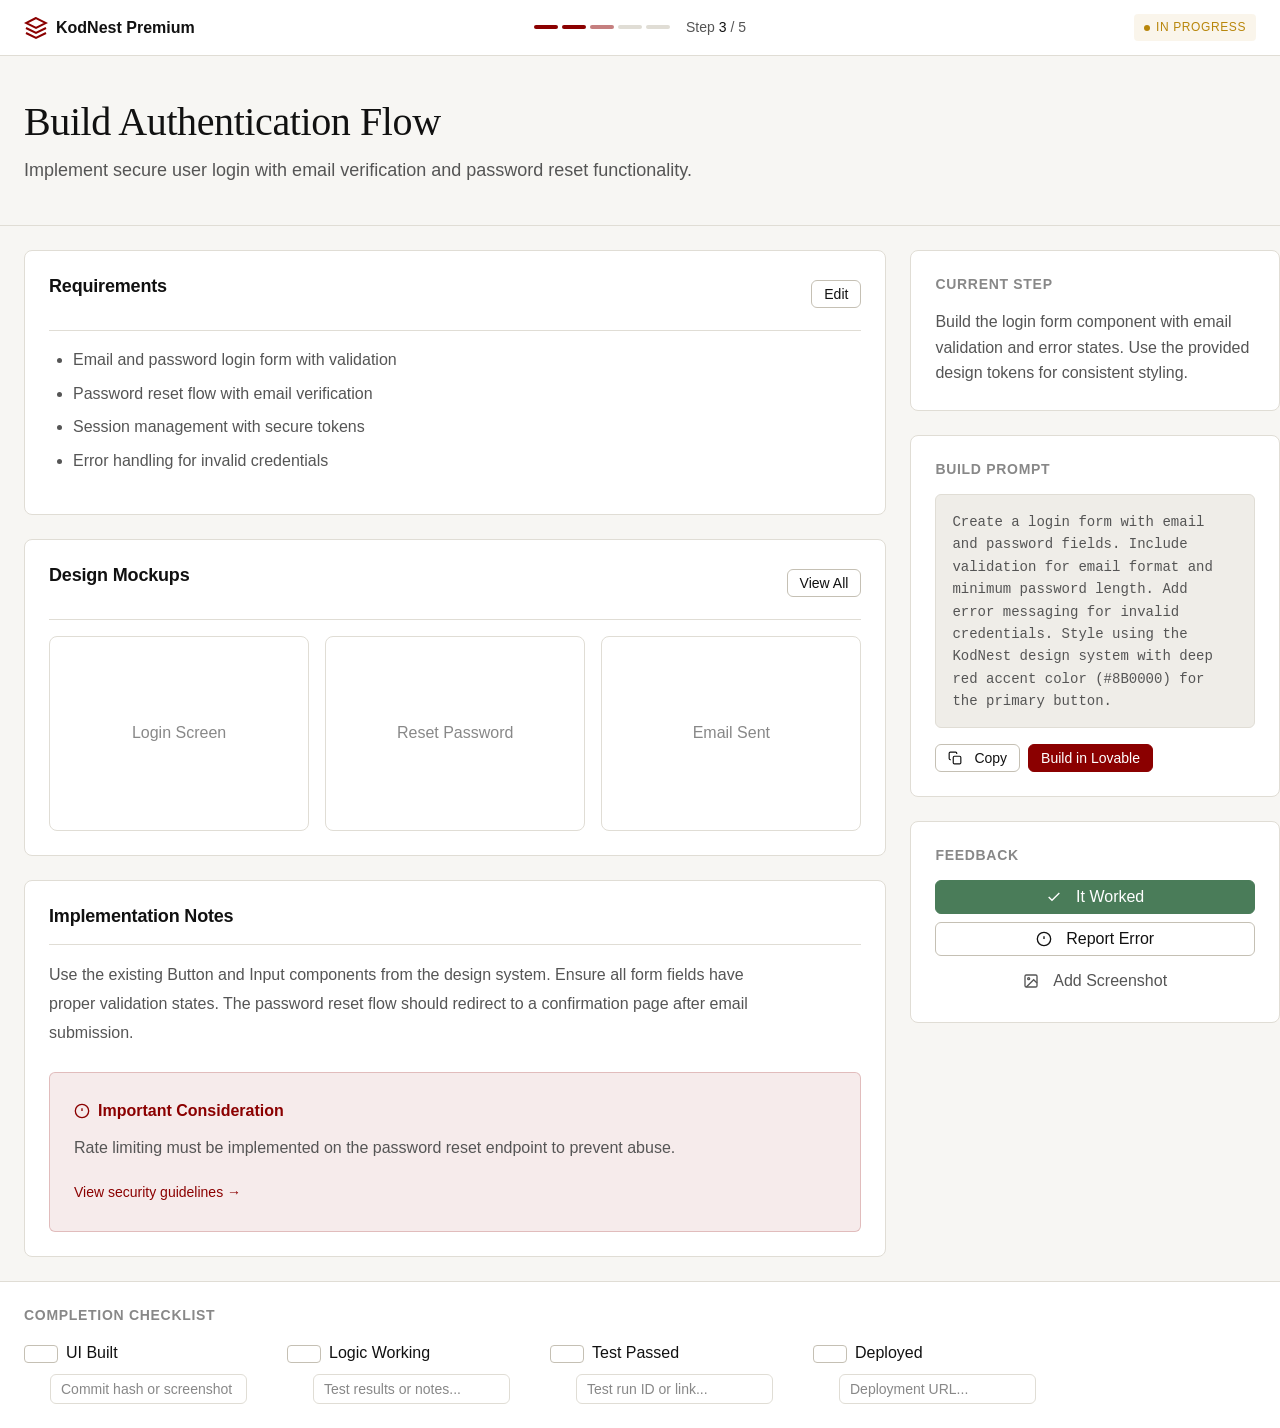
<file: kodnest-design-system/index.html>
<!DOCTYPE html>
<html lang="en">
<head>
  <meta charset="UTF-8">
  <meta name="viewport" content="width=device-width, initial-scale=1.0">
  <title>KodNest Premium Build System</title>
  <link rel="stylesheet" href="css/design-tokens.css">
  <link rel="stylesheet" href="css/global.css">
  <link rel="stylesheet" href="css/components.css">
  <link rel="stylesheet" href="css/layout.css">
</head>
<body>
  <div class="kn-app">
    <!-- ============================================
         TOP BAR
         Left: Project name | Center: Progress | Right: Status
         ============================================ -->
    <header class="kn-top-bar">
      <div class="kn-top-bar__project">
        <svg class="kn-top-bar__project-icon" viewBox="0 0 24 24" fill="none" stroke="currentColor" stroke-width="2">
          <path d="M12 2L2 7l10 5 10-5-10-5zM2 17l10 5 10-5M2 12l10 5 10-5"/>
        </svg>
        <span>KodNest Premium</span>
      </div>
      
      <div class="kn-top-bar__progress">
        <div class="kn-progress">
          <div class="kn-progress__steps">
            <div class="kn-progress__step kn-progress__step--completed"></div>
            <div class="kn-progress__step kn-progress__step--completed"></div>
            <div class="kn-progress__step kn-progress__step--current"></div>
            <div class="kn-progress__step"></div>
            <div class="kn-progress__step"></div>
          </div>
          <span>Step <span class="kn-progress__label">3</span> / 5</span>
        </div>
      </div>
      
      <div class="kn-top-bar__status">
        <span class="kn-badge kn-badge--in-progress">
          <span class="kn-badge__dot"></span>
          In Progress
        </span>
      </div>
    </header>

    <!-- ============================================
         CONTEXT HEADER
         Large serif headline, 1-line subtext
         ============================================ -->
    <div class="kn-context-header">
      <div class="kn-context-header__content">
        <h1 class="kn-context-header__title">Build Authentication Flow</h1>
        <p class="kn-context-header__subtitle">Implement secure user login with email verification and password reset functionality.</p>
      </div>
    </div>

    <!-- ============================================
         MAIN CONTENT
         Primary Workspace (70%) + Secondary Panel (30%)
         ============================================ -->
    <main class="kn-main">
      <!-- PRIMARY WORKSPACE -->
      <div class="kn-workspace">
        <!-- Section 1: Requirements -->
        <section class="kn-workspace__section">
          <div class="kn-workspace__section-header">
            <h2 class="kn-workspace__section-title">Requirements</h2>
            <button class="kn-button kn-button--secondary kn-button--sm">Edit</button>
          </div>
          <div class="kn-workspace__content">
            <ul>
              <li>Email and password login form with validation</li>
              <li>Password reset flow with email verification</li>
              <li>Session management with secure tokens</li>
              <li>Error handling for invalid credentials</li>
            </ul>
          </div>
        </section>

        <!-- Section 2: Design Mockups -->
        <section class="kn-workspace__section">
          <div class="kn-workspace__section-header">
            <h2 class="kn-workspace__section-title">Design Mockups</h2>
            <button class="kn-button kn-button--secondary kn-button--sm">View All</button>
          </div>
          <div class="kn-workspace__content">
            <div style="display: grid; grid-template-columns: repeat(auto-fill, minmax(200px, 1fr)); gap: var(--space-2);">
              <div class="kn-card" style="aspect-ratio: 4/3; display: flex; align-items: center; justify-content: center; color: var(--color-text-tertiary);">
                <span>Login Screen</span>
              </div>
              <div class="kn-card" style="aspect-ratio: 4/3; display: flex; align-items: center; justify-content: center; color: var(--color-text-tertiary);">
                <span>Reset Password</span>
              </div>
              <div class="kn-card" style="aspect-ratio: 4/3; display: flex; align-items: center; justify-content: center; color: var(--color-text-tertiary);">
                <span>Email Sent</span>
              </div>
            </div>
          </div>
        </section>

        <!-- Section 3: Implementation Notes -->
        <section class="kn-workspace__section">
          <div class="kn-workspace__section-header">
            <h2 class="kn-workspace__section-title">Implementation Notes</h2>
          </div>
          <div class="kn-workspace__content">
            <p>Use the existing Button and Input components from the design system. Ensure all form fields have proper validation states. The password reset flow should redirect to a confirmation page after email submission.</p>
            <div class="kn-error-state" style="margin-top: var(--space-3);">
              <div class="kn-error-state__title">
                <svg width="16" height="16" viewBox="0 0 24 24" fill="none" stroke="currentColor" stroke-width="2">
                  <circle cx="12" cy="12" r="10"/>
                  <line x1="12" y1="8" x2="12" y2="12"/>
                  <line x1="12" y1="16" x2="12.01" y2="16"/>
                </svg>
                Important Consideration
              </div>
              <p class="kn-error-state__message">Rate limiting must be implemented on the password reset endpoint to prevent abuse.</p>
              <a href="#" class="kn-error-state__action">View security guidelines →</a>
            </div>
          </div>
        </section>
      </div>

      <!-- SECONDARY PANEL -->
      <aside class="kn-secondary-panel">
        <!-- Step Explanation -->
        <div class="kn-secondary-panel__section">
          <h3 class="kn-secondary-panel__title">Current Step</h3>
          <p class="kn-secondary-panel__explanation">
            Build the login form component with email validation and error states. Use the provided design tokens for consistent styling.
          </p>
        </div>

        <!-- Prompt Box -->
        <div class="kn-secondary-panel__section">
          <h3 class="kn-secondary-panel__title">Build Prompt</h3>
          <div class="kn-secondary-panel__prompt-box">
            <div class="kn-secondary-panel__prompt-content">Create a login form with email and password fields. Include validation for email format and minimum password length. Add error messaging for invalid credentials. Style using the KodNest design system with deep red accent color (#8B0000) for the primary button.</div>
          </div>
          <div class="kn-secondary-panel__actions">
            <button class="kn-button kn-button--secondary kn-button--sm">
              <svg width="14" height="14" viewBox="0 0 24 24" fill="none" stroke="currentColor" stroke-width="2" style="margin-right: 4px;">
                <rect x="9" y="9" width="13" height="13" rx="2" ry="2"/>
                <path d="M5 15H4a2 2 0 0 1-2-2V4a2 2 0 0 1 2-2h9a2 2 0 0 1 2 2v1"/>
              </svg>
              Copy
            </button>
            <button class="kn-button kn-button--primary kn-button--sm">Build in Lovable</button>
          </div>
        </div>

        <!-- Feedback Actions -->
        <div class="kn-secondary-panel__section">
          <h3 class="kn-secondary-panel__title">Feedback</h3>
          <div class="kn-secondary-panel__actions kn-secondary-panel__actions--vertical">
            <button class="kn-button kn-button--success">
              <svg width="16" height="16" viewBox="0 0 24 24" fill="none" stroke="currentColor" stroke-width="2" style="margin-right: 6px;">
                <polyline points="20 6 9 17 4 12"/>
              </svg>
              It Worked
            </button>
            <button class="kn-button kn-button--secondary">
              <svg width="16" height="16" viewBox="0 0 24 24" fill="none" stroke="currentColor" stroke-width="2" style="margin-right: 6px;">
                <circle cx="12" cy="12" r="10"/>
                <line x1="12" y1="8" x2="12" y2="12"/>
                <line x1="12" y1="16" x2="12.01" y2="16"/>
              </svg>
              Report Error
            </button>
            <button class="kn-button kn-button--ghost">
              <svg width="16" height="16" viewBox="0 0 24 24" fill="none" stroke="currentColor" stroke-width="2" style="margin-right: 6px;">
                <rect x="3" y="3" width="18" height="18" rx="2" ry="2"/>
                <circle cx="8.5" cy="8.5" r="1.5"/>
                <polyline points="21 15 16 10 5 21"/>
              </svg>
              Add Screenshot
            </button>
          </div>
        </div>
      </aside>
    </main>

    <!-- ============================================
         PROOF FOOTER
         Checklist: UI Built | Logic Working | Test Passed | Deployed
         ============================================ -->
    <footer class="kn-proof-footer">
      <div class="kn-proof-footer__content">
        <h3 class="kn-proof-footer__title">Completion Checklist</h3>
        <div class="kn-proof-footer__checklist">
          <div class="kn-proof-item">
            <label class="kn-proof-item__checkbox">
              <input type="checkbox" class="kn-checkbox__input">
              <span class="kn-proof-item__label">UI Built</span>
            </label>
            <input type="text" class="kn-input kn-proof-item__input" placeholder="Commit hash or screenshot link...">
          </div>
          
          <div class="kn-proof-item">
            <label class="kn-proof-item__checkbox">
              <input type="checkbox" class="kn-checkbox__input">
              <span class="kn-proof-item__label">Logic Working</span>
            </label>
            <input type="text" class="kn-input kn-proof-item__input" placeholder="Test results or notes...">
          </div>
          
          <div class="kn-proof-item">
            <label class="kn-proof-item__checkbox">
              <input type="checkbox" class="kn-checkbox__input">
              <span class="kn-proof-item__label">Test Passed</span>
            </label>
            <input type="text" class="kn-input kn-proof-item__input" placeholder="Test run ID or link...">
          </div>
          
          <div class="kn-proof-item">
            <label class="kn-proof-item__checkbox">
              <input type="checkbox" class="kn-checkbox__input">
              <span class="kn-proof-item__label">Deployed</span>
            </label>
            <input type="text" class="kn-input kn-proof-item__input" placeholder="Deployment URL...">
          </div>
        </div>
      </div>
    </footer>
  </div>

  <script src="js/app.js"></script>
</body>
</html>
</file>
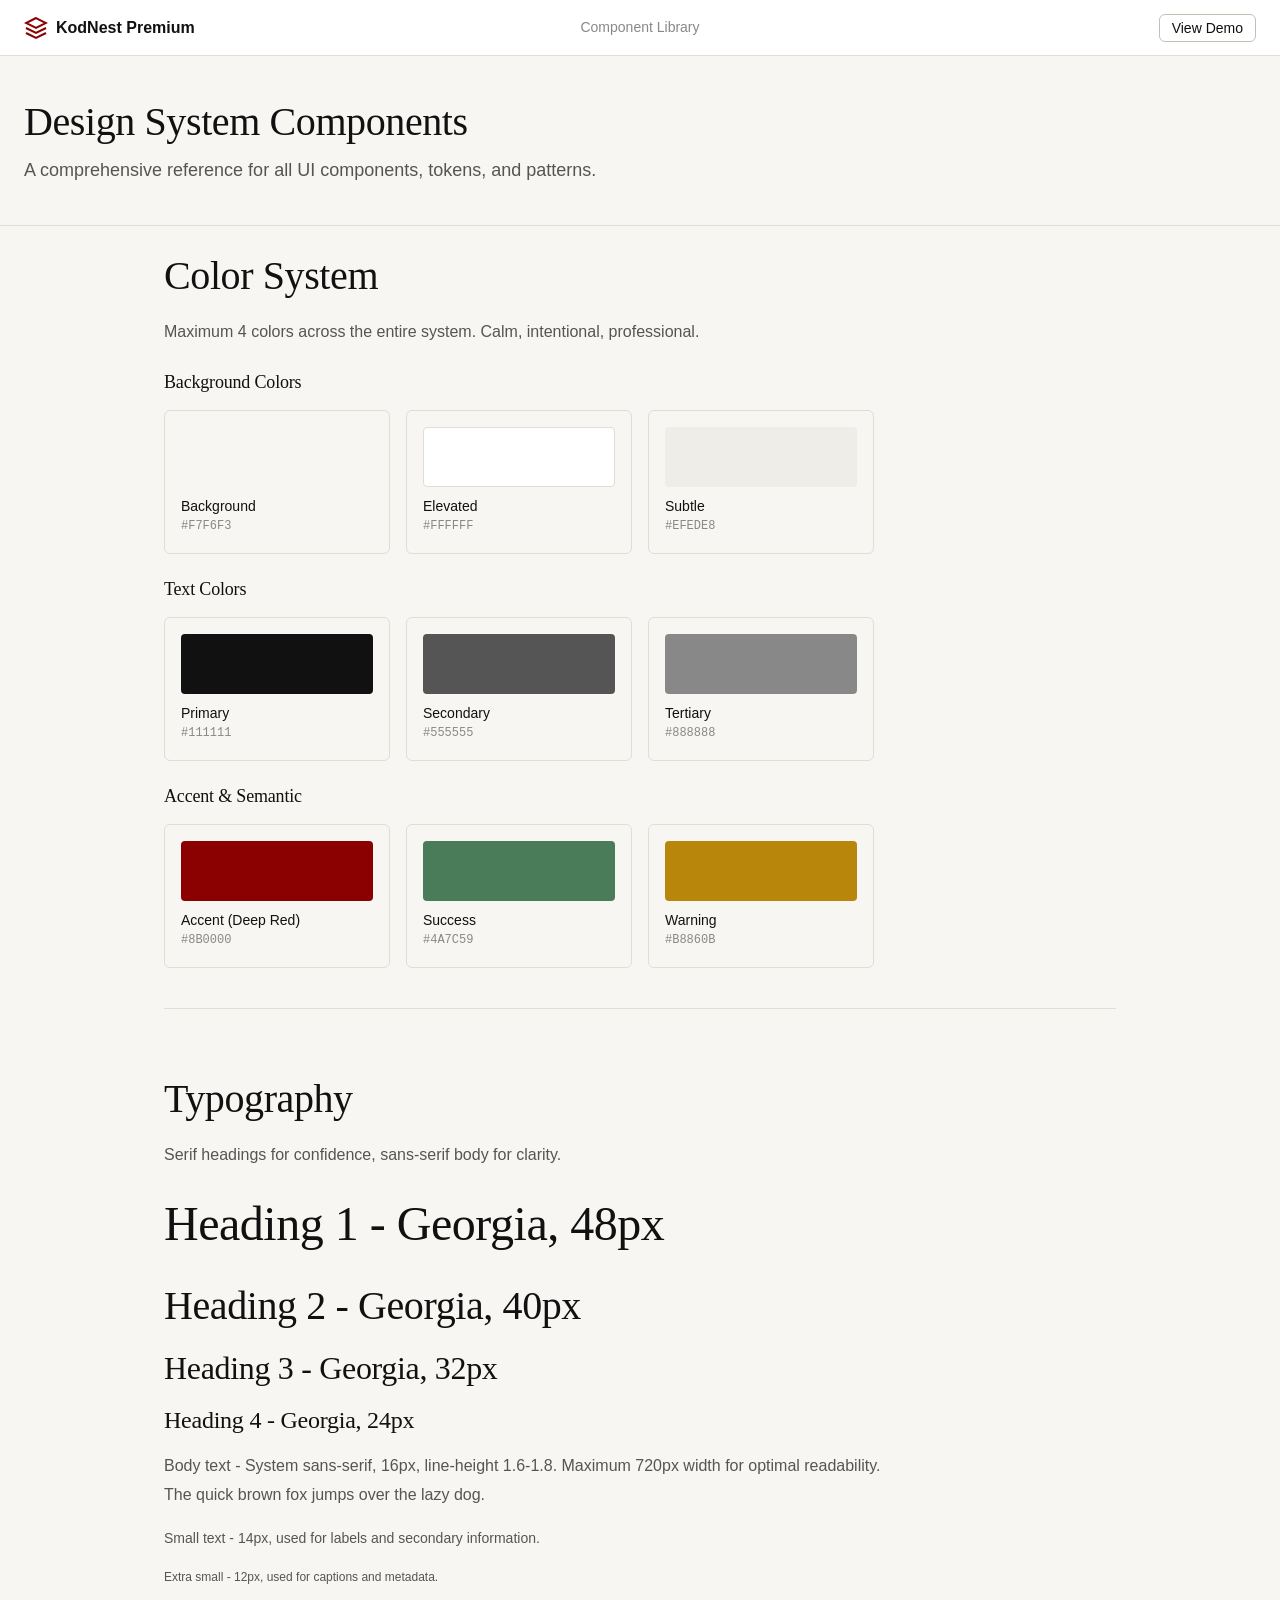
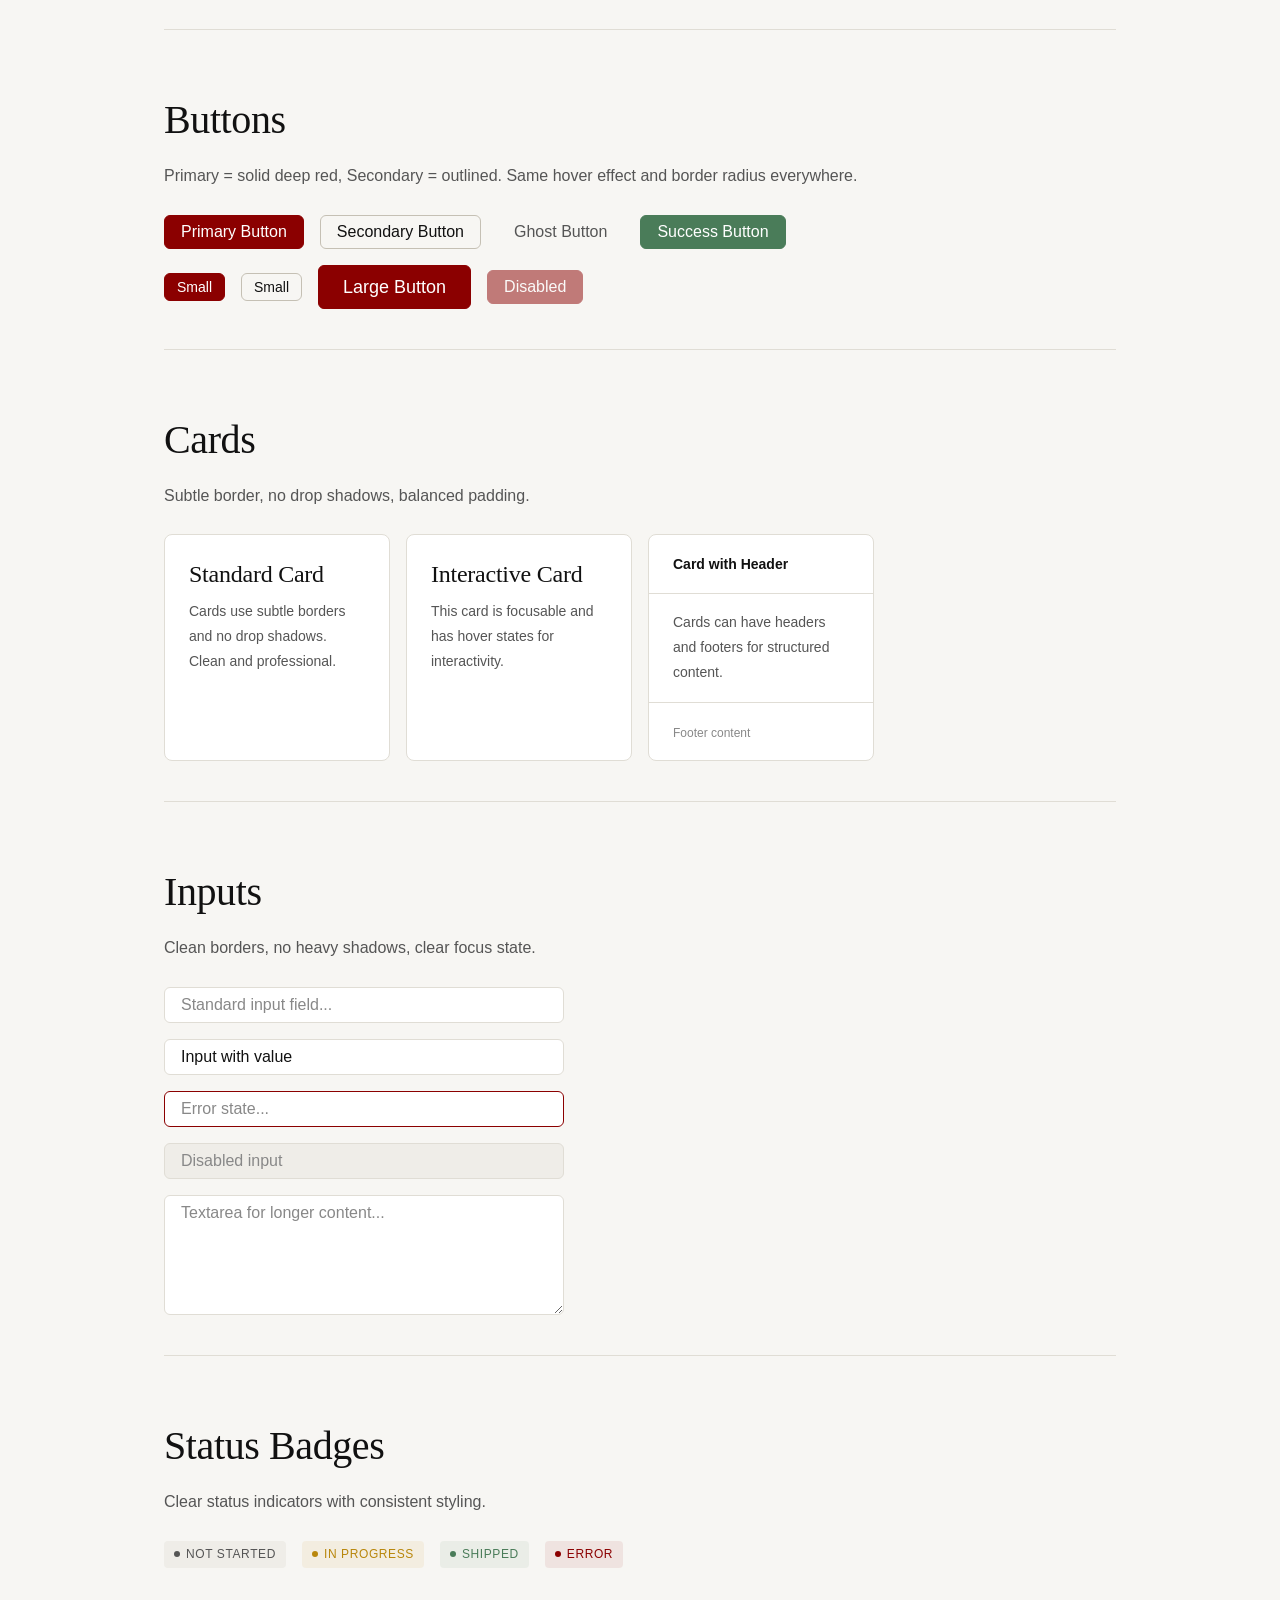
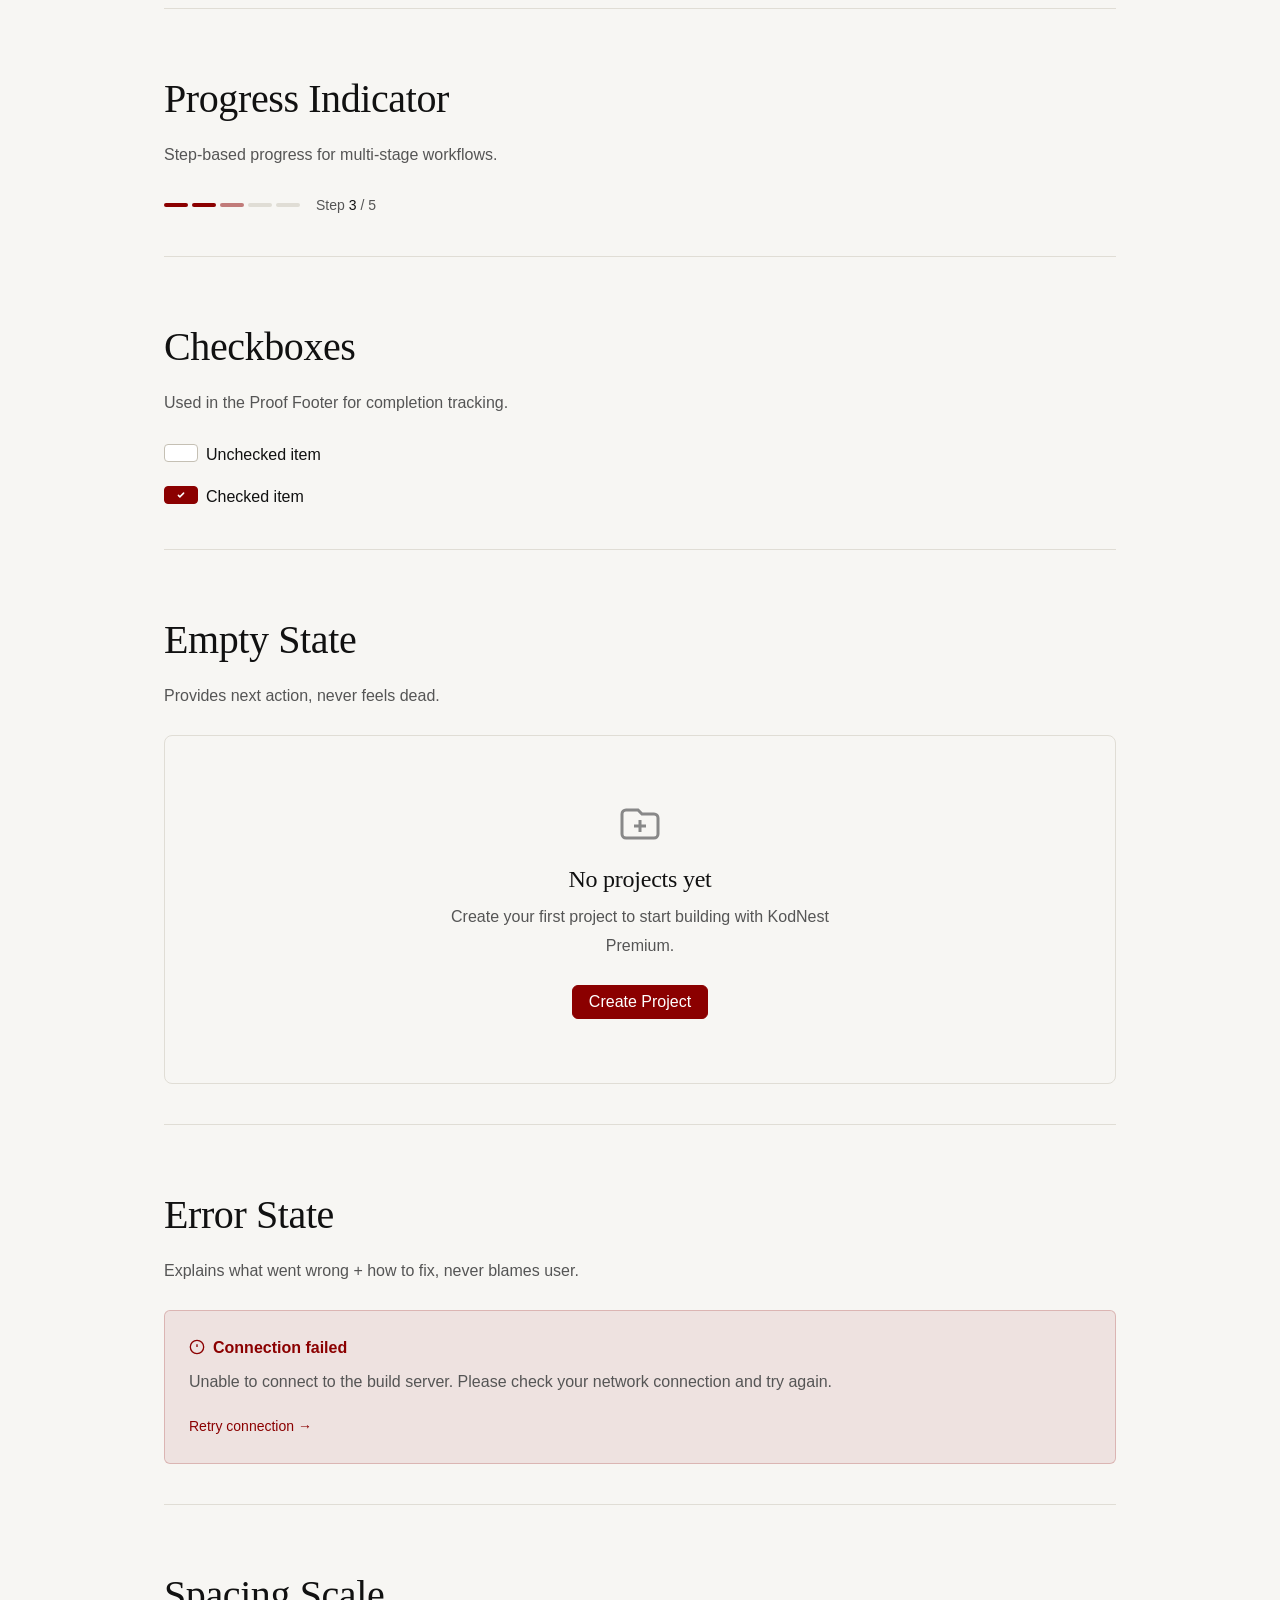
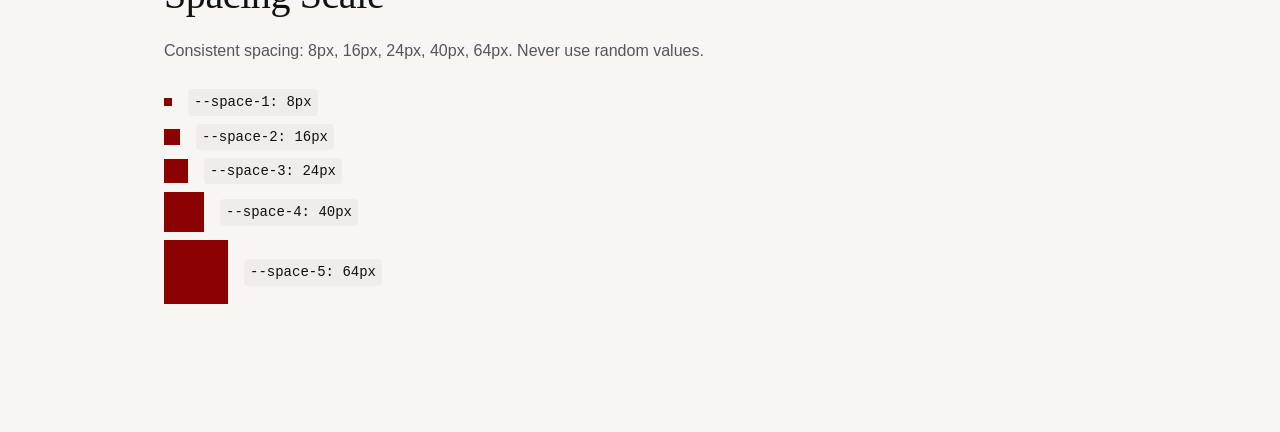
<file: kodnest-design-system/components/index.html>
<!DOCTYPE html>
<html lang="en">
<head>
  <meta charset="UTF-8">
  <meta name="viewport" content="width=device-width, initial-scale=1.0">
  <title>Component Library - KodNest Premium Build System</title>
  <link rel="stylesheet" href="../css/design-tokens.css">
  <link rel="stylesheet" href="../css/global.css">
  <link rel="stylesheet" href="../css/components.css">
  <link rel="stylesheet" href="../css/layout.css">
  <style>
    .component-section {
      margin-bottom: var(--space-5);
      padding-bottom: var(--space-4);
      border-bottom: 1px solid var(--color-border);
    }
    .component-section:last-child {
      border-bottom: none;
    }
    .component-grid {
      display: grid;
      grid-template-columns: repeat(auto-fill, minmax(200px, 1fr));
      gap: var(--space-2);
      margin-top: var(--space-2);
    }
    .color-swatch {
      padding: var(--space-2);
      border-radius: var(--radius-md);
      border: 1px solid var(--color-border);
    }
    .color-swatch__preview {
      height: 60px;
      border-radius: var(--radius-sm);
      margin-bottom: var(--space-1);
    }
    .color-swatch__name {
      font-size: var(--text-sm);
      font-weight: var(--font-medium);
      color: var(--color-text-primary);
    }
    .color-swatch__value {
      font-family: var(--font-mono);
      font-size: var(--text-xs);
      color: var(--color-text-tertiary);
    }
  </style>
</head>
<body>
  <div class="kn-app">
    <!-- TOP BAR -->
    <header class="kn-top-bar">
      <div class="kn-top-bar__project">
        <svg class="kn-top-bar__project-icon" viewBox="0 0 24 24" fill="none" stroke="currentColor" stroke-width="2">
          <path d="M12 2L2 7l10 5 10-5-10-5zM2 17l10 5 10-5M2 12l10 5 10-5"/>
        </svg>
        <span>KodNest Premium</span>
      </div>
      <div class="kn-top-bar__progress">
        <span style="color: var(--color-text-tertiary); font-size: var(--text-sm);">Component Library</span>
      </div>
      <div class="kn-top-bar__status">
        <a href="../index.html" class="kn-button kn-button--secondary kn-button--sm">View Demo</a>
      </div>
    </header>

    <!-- CONTEXT HEADER -->
    <div class="kn-context-header">
      <div class="kn-context-header__content">
        <h1 class="kn-context-header__title">Design System Components</h1>
        <p class="kn-context-header__subtitle">A comprehensive reference for all UI components, tokens, and patterns.</p>
      </div>
    </div>

    <!-- MAIN CONTENT -->
    <main class="kn-main" style="display: block; max-width: 1000px;">
      <!-- COLOR SYSTEM -->
      <section class="component-section">
        <h2>Color System</h2>
        <p>Maximum 4 colors across the entire system. Calm, intentional, professional.</p>
        
        <h3 style="margin-top: var(--space-3); font-size: var(--text-lg);">Background Colors</h3>
        <div class="component-grid">
          <div class="color-swatch">
            <div class="color-swatch__preview" style="background-color: #F7F6F3;"></div>
            <div class="color-swatch__name">Background</div>
            <div class="color-swatch__value">#F7F6F3</div>
          </div>
          <div class="color-swatch">
            <div class="color-swatch__preview" style="background-color: #FFFFFF; border: 1px solid var(--color-border);"></div>
            <div class="color-swatch__name">Elevated</div>
            <div class="color-swatch__value">#FFFFFF</div>
          </div>
          <div class="color-swatch">
            <div class="color-swatch__preview" style="background-color: #EFEDE8;"></div>
            <div class="color-swatch__name">Subtle</div>
            <div class="color-swatch__value">#EFEDE8</div>
          </div>
        </div>

        <h3 style="margin-top: var(--space-3); font-size: var(--text-lg);">Text Colors</h3>
        <div class="component-grid">
          <div class="color-swatch">
            <div class="color-swatch__preview" style="background-color: #111111;"></div>
            <div class="color-swatch__name">Primary</div>
            <div class="color-swatch__value">#111111</div>
          </div>
          <div class="color-swatch">
            <div class="color-swatch__preview" style="background-color: #555555;"></div>
            <div class="color-swatch__name">Secondary</div>
            <div class="color-swatch__value">#555555</div>
          </div>
          <div class="color-swatch">
            <div class="color-swatch__preview" style="background-color: #888888;"></div>
            <div class="color-swatch__name">Tertiary</div>
            <div class="color-swatch__value">#888888</div>
          </div>
        </div>

        <h3 style="margin-top: var(--space-3); font-size: var(--text-lg);">Accent & Semantic</h3>
        <div class="component-grid">
          <div class="color-swatch">
            <div class="color-swatch__preview" style="background-color: #8B0000;"></div>
            <div class="color-swatch__name">Accent (Deep Red)</div>
            <div class="color-swatch__value">#8B0000</div>
          </div>
          <div class="color-swatch">
            <div class="color-swatch__preview" style="background-color: #4A7C59;"></div>
            <div class="color-swatch__name">Success</div>
            <div class="color-swatch__value">#4A7C59</div>
          </div>
          <div class="color-swatch">
            <div class="color-swatch__preview" style="background-color: #B8860B;"></div>
            <div class="color-swatch__name">Warning</div>
            <div class="color-swatch__value">#B8860B</div>
          </div>
        </div>
      </section>

      <!-- TYPOGRAPHY -->
      <section class="component-section">
        <h2>Typography</h2>
        <p>Serif headings for confidence, sans-serif body for clarity.</p>
        
        <div style="margin-top: var(--space-3);">
          <h1>Heading 1 - Georgia, 48px</h1>
          <h2>Heading 2 - Georgia, 40px</h2>
          <h3>Heading 3 - Georgia, 32px</h3>
          <h4>Heading 4 - Georgia, 24px</h4>
          <p style="margin-top: var(--space-2);">Body text - System sans-serif, 16px, line-height 1.6-1.8. Maximum 720px width for optimal readability. The quick brown fox jumps over the lazy dog.</p>
          <p class="text-sm" style="margin-top: var(--space-1);">Small text - 14px, used for labels and secondary information.</p>
          <p class="text-xs" style="margin-top: var(--space-1);">Extra small - 12px, used for captions and metadata.</p>
        </div>
      </section>

      <!-- BUTTONS -->
      <section class="component-section">
        <h2>Buttons</h2>
        <p>Primary = solid deep red, Secondary = outlined. Same hover effect and border radius everywhere.</p>
        
        <div style="margin-top: var(--space-3); display: flex; flex-wrap: wrap; gap: var(--space-2); align-items: center;">
          <button class="kn-button kn-button--primary">Primary Button</button>
          <button class="kn-button kn-button--secondary">Secondary Button</button>
          <button class="kn-button kn-button--ghost">Ghost Button</button>
          <button class="kn-button kn-button--success">Success Button</button>
        </div>
        
        <div style="margin-top: var(--space-2); display: flex; flex-wrap: wrap; gap: var(--space-2); align-items: center;">
          <button class="kn-button kn-button--primary kn-button--sm">Small</button>
          <button class="kn-button kn-button--secondary kn-button--sm">Small</button>
          <button class="kn-button kn-button--primary kn-button--lg">Large Button</button>
          <button class="kn-button kn-button--primary" disabled>Disabled</button>
        </div>
      </section>

      <!-- CARDS -->
      <section class="component-section">
        <h2>Cards</h2>
        <p>Subtle border, no drop shadows, balanced padding.</p>
        
        <div class="component-grid" style="margin-top: var(--space-3);">
          <div class="kn-card">
            <h4 style="margin-bottom: var(--space-1);">Standard Card</h4>
            <p class="text-sm">Cards use subtle borders and no drop shadows. Clean and professional.</p>
          </div>
          
          <div class="kn-card kn-card--interactive" tabindex="0">
            <h4 style="margin-bottom: var(--space-1);">Interactive Card</h4>
            <p class="text-sm">This card is focusable and has hover states for interactivity.</p>
          </div>
          
          <div class="kn-card">
            <div class="kn-card__header">
              <span class="text-sm font-semibold">Card with Header</span>
            </div>
            <p class="text-sm">Cards can have headers and footers for structured content.</p>
            <div class="kn-card__footer">
              <span class="text-xs text-tertiary">Footer content</span>
            </div>
          </div>
        </div>
      </section>

      <!-- INPUTS -->
      <section class="component-section">
        <h2>Inputs</h2>
        <p>Clean borders, no heavy shadows, clear focus state.</p>
        
        <div style="margin-top: var(--space-3); max-width: 400px; display: flex; flex-direction: column; gap: var(--space-2);">
          <input type="text" class="kn-input" placeholder="Standard input field...">
          <input type="text" class="kn-input" value="Input with value">
          <input type="text" class="kn-input kn-input--error" placeholder="Error state...">
          <input type="text" class="kn-input" placeholder="Disabled input" disabled>
          <textarea class="kn-input kn-textarea" placeholder="Textarea for longer content..."></textarea>
        </div>
      </section>

      <!-- BADGES -->
      <section class="component-section">
        <h2>Status Badges</h2>
        <p>Clear status indicators with consistent styling.</p>
        
        <div style="margin-top: var(--space-3); display: flex; flex-wrap: wrap; gap: var(--space-2);">
          <span class="kn-badge kn-badge--not-started">
            <span class="kn-badge__dot"></span>
            Not Started
          </span>
          <span class="kn-badge kn-badge--in-progress">
            <span class="kn-badge__dot"></span>
            In Progress
          </span>
          <span class="kn-badge kn-badge--shipped">
            <span class="kn-badge__dot"></span>
            Shipped
          </span>
          <span class="kn-badge kn-badge--error">
            <span class="kn-badge__dot"></span>
            Error
          </span>
        </div>
      </section>

      <!-- PROGRESS -->
      <section class="component-section">
        <h2>Progress Indicator</h2>
        <p>Step-based progress for multi-stage workflows.</p>
        
        <div style="margin-top: var(--space-3);">
          <div class="kn-progress">
            <div class="kn-progress__steps">
              <div class="kn-progress__step kn-progress__step--completed"></div>
              <div class="kn-progress__step kn-progress__step--completed"></div>
              <div class="kn-progress__step kn-progress__step--current"></div>
              <div class="kn-progress__step"></div>
              <div class="kn-progress__step"></div>
            </div>
            <span>Step <span class="kn-progress__label">3</span> / 5</span>
          </div>
        </div>
      </section>

      <!-- CHECKBOXES -->
      <section class="component-section">
        <h2>Checkboxes</h2>
        <p>Used in the Proof Footer for completion tracking.</p>
        
        <div style="margin-top: var(--space-3); display: flex; flex-direction: column; gap: var(--space-2);">
          <label class="kn-checkbox">
            <input type="checkbox" class="kn-checkbox__input">
            <span class="kn-checkbox__label">Unchecked item</span>
          </label>
          <label class="kn-checkbox">
            <input type="checkbox" class="kn-checkbox__input" checked>
            <span class="kn-checkbox__label">Checked item</span>
          </label>
        </div>
      </section>

      <!-- EMPTY STATE -->
      <section class="component-section">
        <h2>Empty State</h2>
        <p>Provides next action, never feels dead.</p>
        
        <div class="kn-empty-state" style="border: 1px solid var(--color-border); border-radius: var(--radius-lg); margin-top: var(--space-3);">
          <svg class="kn-empty-state__icon" viewBox="0 0 24 24" fill="none" stroke="currentColor" stroke-width="1.5">
            <path d="M9 13h6m-3-3v6m-9 1V7a2 2 0 0 1 2-2h6l2 2h6a2 2 0 0 1 2 2v8a2 2 0 0 1-2 2H5a2 2 0 0 1-2-2z"/>
          </svg>
          <h3 class="kn-empty-state__title">No projects yet</h3>
          <p class="kn-empty-state__description">Create your first project to start building with KodNest Premium.</p>
          <button class="kn-button kn-button--primary">Create Project</button>
        </div>
      </section>

      <!-- ERROR STATE -->
      <section class="component-section">
        <h2>Error State</h2>
        <p>Explains what went wrong + how to fix, never blames user.</p>
        
        <div class="kn-error-state" style="margin-top: var(--space-3);">
          <div class="kn-error-state__title">
            <svg width="16" height="16" viewBox="0 0 24 24" fill="none" stroke="currentColor" stroke-width="2">
              <circle cx="12" cy="12" r="10"/>
              <line x1="12" y1="8" x2="12" y2="12"/>
              <line x1="12" y1="16" x2="12.01" y2="16"/>
            </svg>
            Connection failed
          </div>
          <p class="kn-error-state__message">Unable to connect to the build server. Please check your network connection and try again.</p>
          <a href="#" class="kn-error-state__action">Retry connection →</a>
        </div>
      </section>

      <!-- SPACING SCALE -->
      <section class="component-section">
        <h2>Spacing Scale</h2>
        <p>Consistent spacing: 8px, 16px, 24px, 40px, 64px. Never use random values.</p>
        
        <div style="margin-top: var(--space-3);">
          <div style="display: flex; align-items: center; gap: var(--space-2); margin-bottom: var(--space-1);">
            <div style="width: 8px; height: 8px; background-color: var(--color-accent);"></div>
            <code class="text-sm">--space-1: 8px</code>
          </div>
          <div style="display: flex; align-items: center; gap: var(--space-2); margin-bottom: var(--space-1);">
            <div style="width: 16px; height: 16px; background-color: var(--color-accent);"></div>
            <code class="text-sm">--space-2: 16px</code>
          </div>
          <div style="display: flex; align-items: center; gap: var(--space-2); margin-bottom: var(--space-1);">
            <div style="width: 24px; height: 24px; background-color: var(--color-accent);"></div>
            <code class="text-sm">--space-3: 24px</code>
          </div>
          <div style="display: flex; align-items: center; gap: var(--space-2); margin-bottom: var(--space-1);">
            <div style="width: 40px; height: 40px; background-color: var(--color-accent);"></div>
            <code class="text-sm">--space-4: 40px</code>
          </div>
          <div style="display: flex; align-items: center; gap: var(--space-2);">
            <div style="width: 64px; height: 64px; background-color: var(--color-accent);"></div>
            <code class="text-sm">--space-5: 64px</code>
          </div>
        </div>
      </section>
    </main>
  </div>

  <script src="../js/app.js"></script>
</body>
</html>
</file>
<file: kodnest-design-system/css/design-tokens.css>
/**
 * KodNest Premium Build System
 * Design Tokens
 * 
 * A calm, intentional, coherent design system for serious B2C products.
 */

:root {
  /* ============================================
     COLOR SYSTEM
     Maximum 4 colors across entire system
     ============================================ */
  
  /* Background: Off-white, calm and professional */
  --color-background: #F7F6F3;
  --color-background-elevated: #FFFFFF;
  --color-background-subtle: #EFEDE8;
  
  /* Primary Text: Near-black for maximum readability */
  --color-text-primary: #111111;
  --color-text-secondary: #555555;
  --color-text-tertiary: #888888;
  
  /* Accent: Deep red - confident, not flashy */
  --color-accent: #8B0000;
  --color-accent-hover: #6B0000;
  --color-accent-subtle: rgba(139, 0, 0, 0.08);
  
  /* Semantic Colors: Muted, professional */
  --color-success: #4A7C59;
  --color-success-subtle: rgba(74, 124, 89, 0.08);
  --color-warning: #B8860B;
  --color-warning-subtle: rgba(184, 134, 11, 0.08);
  --color-error: #8B0000;
  --color-error-subtle: rgba(139, 0, 0, 0.08);
  
  /* Borders: Subtle, structural */
  --color-border: #E0DDD5;
  --color-border-strong: #C5C0B4;
  
  /* ============================================
     TYPOGRAPHY SYSTEM
     ============================================ */
  
  /* Font Families */
  --font-serif: 'Georgia', 'Times New Roman', serif;
  --font-sans: -apple-system, BlinkMacSystemFont, 'Segoe UI', Roboto, 'Helvetica Neue', Arial, sans-serif;
  --font-mono: 'SF Mono', Monaco, 'Cascadia Code', 'Roboto Mono', Consolas, monospace;
  
  /* Font Sizes - Intentional scale */
  --text-xs: 12px;
  --text-sm: 14px;
  --text-base: 16px;
  --text-lg: 18px;
  --text-xl: 24px;
  --text-2xl: 32px;
  --text-3xl: 40px;
  --text-4xl: 48px;
  
  /* Line Heights */
  --leading-tight: 1.3;
  --leading-normal: 1.6;
  --leading-relaxed: 1.8;
  
  /* Font Weights */
  --font-normal: 400;
  --font-medium: 500;
  --font-semibold: 600;
  --font-bold: 700;
  
  /* Letter Spacing */
  --tracking-tight: -0.01em;
  --tracking-normal: 0;
  --tracking-wide: 0.02em;
  --tracking-wider: 0.05em;
  
  /* ============================================
     SPACING SYSTEM
     Consistent scale: 8px, 16px, 24px, 40px, 64px
     ============================================ */
  --space-1: 8px;
  --space-2: 16px;
  --space-3: 24px;
  --space-4: 40px;
  --space-5: 64px;
  
  /* ============================================
     LAYOUT SYSTEM
     ============================================ */
  --max-width-text: 720px;
  --max-width-container: 1400px;
  --workspace-ratio: 70%;
  --panel-ratio: 30%;
  
  /* ============================================
     COMPONENT TOKENS
     ============================================ */
  
  /* Border Radius - Consistent everywhere */
  --radius-sm: 4px;
  --radius-md: 6px;
  --radius-lg: 8px;
  
  /* Shadows - Minimal, never decorative */
  --shadow-none: none;
  --shadow-sm: 0 1px 2px rgba(0, 0, 0, 0.04);
  --shadow-md: 0 2px 4px rgba(0, 0, 0, 0.06);
  
  /* Transitions - Calm, purposeful */
  --transition-fast: 150ms ease-in-out;
  --transition-normal: 200ms ease-in-out;
  
  /* Z-index scale */
  --z-base: 0;
  --z-dropdown: 100;
  --z-sticky: 200;
  --z-modal: 300;
  --z-toast: 400;
}

/* ============================================
   DARK MODE SUPPORT (Optional)
   ============================================ */
@media (prefers-color-scheme: dark) {
  :root {
    --color-background: #1A1A1A;
    --color-background-elevated: #242424;
    --color-background-subtle: #2A2A2A;
    
    --color-text-primary: #F7F6F3;
    --color-text-secondary: #B0ADA5;
    --color-text-tertiary: #6B6B6B;
    
    --color-border: #3A3A3A;
    --color-border-strong: #4A4A4A;
  }
}
</file>
<file: kodnest-design-system/css/global.css>
/**
 * KodNest Premium Build System
 * Global Styles & Base Reset
 */

@import url('design-tokens.css');

/* ============================================
   CSS RESET - Minimal, respectful
   ============================================ */
*,
*::before,
*::after {
  box-sizing: border-box;
  margin: 0;
  padding: 0;
}

html {
  font-size: 16px;
  -webkit-font-smoothing: antialiased;
  -moz-osx-font-smoothing: grayscale;
  text-rendering: optimizeLegibility;
}

body {
  font-family: var(--font-sans);
  font-size: var(--text-base);
  line-height: var(--leading-normal);
  color: var(--color-text-primary);
  background-color: var(--color-background);
  min-height: 100vh;
}

/* ============================================
   TYPOGRAPHY - Base styles
   ============================================ */

/* Serif Headings - Large, confident, generous spacing */
h1, h2, h3, h4, h5, h6 {
  font-family: var(--font-serif);
  font-weight: var(--font-normal);
  line-height: var(--leading-tight);
  color: var(--color-text-primary);
  letter-spacing: var(--tracking-tight);
}

h1 {
  font-size: var(--text-4xl);
  margin-bottom: var(--space-3);
}

h2 {
  font-size: var(--text-3xl);
  margin-bottom: var(--space-2);
}

h3 {
  font-size: var(--text-2xl);
  margin-bottom: var(--space-2);
}

h4 {
  font-size: var(--text-xl);
  margin-bottom: var(--space-2);
}

h5, h6 {
  font-size: var(--text-lg);
  margin-bottom: var(--space-1);
}

/* Body text - Clean, readable */
p {
  font-size: var(--text-base);
  line-height: var(--leading-relaxed);
  color: var(--color-text-secondary);
  max-width: var(--max-width-text);
  margin-bottom: var(--space-2);
}

/* Last child spacing fix */
h1:last-child,
h2:last-child,
h3:last-child,
h4:last-child,
h5:last-child,
h6:last-child,
p:last-child {
  margin-bottom: 0;
}

/* Links - Subtle, purposeful */
a {
  color: var(--color-accent);
  text-decoration: none;
  transition: color var(--transition-fast);
}

a:hover {
  color: var(--color-accent-hover);
  text-decoration: underline;
}

/* Code - Monospace, subtle background */
code,
kbd,
samp {
  font-family: var(--font-mono);
  font-size: 0.9em;
  background-color: var(--color-background-subtle);
  padding: 2px 6px;
  border-radius: var(--radius-sm);
}

pre {
  font-family: var(--font-mono);
  background-color: var(--color-background-subtle);
  padding: var(--space-2);
  border-radius: var(--radius-md);
  overflow-x: auto;
  margin-bottom: var(--space-2);
}

pre code {
  background: none;
  padding: 0;
}

/* Lists */
ul, ol {
  margin-bottom: var(--space-2);
  padding-left: var(--space-3);
}

li {
  margin-bottom: var(--space-1);
  line-height: var(--leading-normal);
}

/* ============================================
   FORM ELEMENTS - Base styles
   ============================================ */

input,
textarea,
select {
  font-family: var(--font-sans);
  font-size: var(--text-base);
  color: var(--color-text-primary);
  background-color: var(--color-background-elevated);
  border: 1px solid var(--color-border);
  border-radius: var(--radius-md);
  padding: var(--space-1) var(--space-2);
  transition: border-color var(--transition-fast), box-shadow var(--transition-fast);
  width: 100%;
}

input:focus,
textarea:focus,
select:focus {
  outline: none;
  border-color: var(--color-border-strong);
  box-shadow: 0 0 0 3px var(--color-accent-subtle);
}

input::placeholder,
textarea::placeholder {
  color: var(--color-text-tertiary);
}

input:disabled,
textarea:disabled,
select:disabled {
  background-color: var(--color-background-subtle);
  color: var(--color-text-tertiary);
  cursor: not-allowed;
}

/* ============================================
   UTILITY CLASSES
   ============================================ */

/* Text utilities */
.text-serif { font-family: var(--font-serif); }
.text-sans { font-family: var(--font-sans); }
.text-mono { font-family: var(--font-mono); }

.text-primary { color: var(--color-text-primary); }
.text-secondary { color: var(--color-text-secondary); }
.text-tertiary { color: var(--color-text-tertiary); }
.text-accent { color: var(--color-accent); }
.text-success { color: var(--color-success); }
.text-warning { color: var(--color-warning); }
.text-error { color: var(--color-error); }

.text-xs { font-size: var(--text-xs); }
.text-sm { font-size: var(--text-sm); }
.text-base { font-size: var(--text-base); }
.text-lg { font-size: var(--text-lg); }
.text-xl { font-size: var(--text-xl); }
.text-2xl { font-size: var(--text-2xl); }
.text-3xl { font-size: var(--text-3xl); }
.text-4xl { font-size: var(--text-4xl); }

.font-normal { font-weight: var(--font-normal); }
.font-medium { font-weight: var(--font-medium); }
.font-semibold { font-weight: var(--font-semibold); }
.font-bold { font-weight: var(--font-bold); }

.leading-tight { line-height: var(--leading-tight); }
.leading-normal { line-height: var(--leading-normal); }
.leading-relaxed { line-height: var(--leading-relaxed); }

/* Spacing utilities */
.m-0 { margin: 0; }
.m-1 { margin: var(--space-1); }
.m-2 { margin: var(--space-2); }
.m-3 { margin: var(--space-3); }
.m-4 { margin: var(--space-4); }
.m-5 { margin: var(--space-5); }

.mt-1 { margin-top: var(--space-1); }
.mt-2 { margin-top: var(--space-2); }
.mt-3 { margin-top: var(--space-3); }
.mt-4 { margin-top: var(--space-4); }
.mt-5 { margin-top: var(--space-5); }

.mb-1 { margin-bottom: var(--space-1); }
.mb-2 { margin-bottom: var(--space-2); }
.mb-3 { margin-bottom: var(--space-3); }
.mb-4 { margin-bottom: var(--space-4); }
.mb-5 { margin-bottom: var(--space-5); }

.p-1 { padding: var(--space-1); }
.p-2 { padding: var(--space-2); }
.p-3 { padding: var(--space-3); }
.p-4 { padding: var(--space-4); }
.p-5 { padding: var(--space-5); }

/* Layout utilities */
.container {
  max-width: var(--max-width-container);
  margin: 0 auto;
  padding: 0 var(--space-3);
}

.sr-only {
  position: absolute;
  width: 1px;
  height: 1px;
  padding: 0;
  margin: -1px;
  overflow: hidden;
  clip: rect(0, 0, 0, 0);
  white-space: nowrap;
  border: 0;
}

/* ============================================
   SELECTION STYLES
   ============================================ */
::selection {
  background-color: var(--color-accent-subtle);
  color: var(--color-text-primary);
}
</file>
<file: kodnest-design-system/css/components.css>
/**
 * KodNest Premium Build System
 * Component Styles
 * 
 * All UI components following the design system principles.
 */

@import url('design-tokens.css');

/* ============================================
   BUTTONS
   Primary = solid deep red, Secondary = outlined
   Same hover effect and border radius everywhere
   ============================================ */

.kn-button {
  display: inline-flex;
  align-items: center;
  justify-content: center;
  gap: var(--space-1);
  font-family: var(--font-sans);
  font-size: var(--text-base);
  font-weight: var(--font-medium);
  line-height: 1;
  text-decoration: none;
  border: 1px solid transparent;
  border-radius: var(--radius-md);
  padding: var(--space-1) var(--space-2);
  cursor: pointer;
  transition: all var(--transition-fast);
  white-space: nowrap;
}

.kn-button:focus {
  outline: none;
  box-shadow: 0 0 0 3px var(--color-accent-subtle);
}

.kn-button:disabled {
  opacity: 0.5;
  cursor: not-allowed;
}

/* Primary Button - Solid deep red */
.kn-button--primary {
  background-color: var(--color-accent);
  color: #FFFFFF;
  border-color: var(--color-accent);
}

.kn-button--primary:hover:not(:disabled) {
  background-color: var(--color-accent-hover);
  border-color: var(--color-accent-hover);
  text-decoration: none;
}

/* Secondary Button - Outlined */
.kn-button--secondary {
  background-color: transparent;
  color: var(--color-text-primary);
  border-color: var(--color-border-strong);
}

.kn-button--secondary:hover:not(:disabled) {
  background-color: var(--color-background-subtle);
  border-color: var(--color-text-secondary);
  text-decoration: none;
}

/* Ghost Button - No border */
.kn-button--ghost {
  background-color: transparent;
  color: var(--color-text-secondary);
  border-color: transparent;
}

.kn-button--ghost:hover:not(:disabled) {
  background-color: var(--color-background-subtle);
  color: var(--color-text-primary);
  text-decoration: none;
}

/* Success Button */
.kn-button--success {
  background-color: var(--color-success);
  color: #FFFFFF;
  border-color: var(--color-success);
}

.kn-button--success:hover:not(:disabled) {
  background-color: #3A6548;
  border-color: #3A6548;
  text-decoration: none;
}

/* Button Sizes */
.kn-button--sm {
  font-size: var(--text-sm);
  padding: 6px 12px;
}

.kn-button--lg {
  font-size: var(--text-lg);
  padding: 12px 24px;
}

/* ============================================
   CARDS
   Subtle border, no drop shadows, balanced padding
   ============================================ */

.kn-card {
  background-color: var(--color-background-elevated);
  border: 1px solid var(--color-border);
  border-radius: var(--radius-lg);
  padding: var(--space-3);
  transition: border-color var(--transition-fast);
}

.kn-card:hover {
  border-color: var(--color-border-strong);
}

.kn-card--interactive {
  cursor: pointer;
}

.kn-card--interactive:hover {
  border-color: var(--color-border-strong);
}

.kn-card--interactive:focus {
  outline: none;
  border-color: var(--color-accent);
  box-shadow: 0 0 0 3px var(--color-accent-subtle);
}

/* Card header and footer */
.kn-card__header {
  margin: calc(-1 * var(--space-3)) calc(-1 * var(--space-3)) var(--space-2);
  padding: var(--space-2) var(--space-3);
  border-bottom: 1px solid var(--color-border);
}

.kn-card__footer {
  margin: var(--space-2) calc(-1 * var(--space-3)) calc(-1 * var(--space-3));
  padding: var(--space-2) var(--space-3);
  border-top: 1px solid var(--color-border);
}

/* ============================================
   INPUTS
   Clean borders, no heavy shadows, clear focus state
   ============================================ */

.kn-input {
  font-family: var(--font-sans);
  font-size: var(--text-base);
  color: var(--color-text-primary);
  background-color: var(--color-background-elevated);
  border: 1px solid var(--color-border);
  border-radius: var(--radius-md);
  padding: var(--space-1) var(--space-2);
  width: 100%;
  transition: border-color var(--transition-fast), box-shadow var(--transition-fast);
}

.kn-input:focus {
  outline: none;
  border-color: var(--color-border-strong);
  box-shadow: 0 0 0 3px var(--color-accent-subtle);
}

.kn-input::placeholder {
  color: var(--color-text-tertiary);
}

.kn-input:disabled {
  background-color: var(--color-background-subtle);
  color: var(--color-text-tertiary);
  cursor: not-allowed;
}

.kn-input--error {
  border-color: var(--color-error);
}

.kn-input--error:focus {
  box-shadow: 0 0 0 3px var(--color-error-subtle);
}

/* Textarea variant */
.kn-textarea {
  min-height: 120px;
  resize: vertical;
}

/* Input with icon */
.kn-input-wrapper {
  position: relative;
}

.kn-input-wrapper__icon {
  position: absolute;
  left: var(--space-2);
  top: 50%;
  transform: translateY(-50%);
  color: var(--color-text-tertiary);
  pointer-events: none;
}

.kn-input-wrapper__input {
  padding-left: calc(var(--space-2) + 24px);
}

/* ============================================
   STATUS BADGES
   ============================================ */

.kn-badge {
  display: inline-flex;
  align-items: center;
  gap: 6px;
  font-family: var(--font-sans);
  font-size: var(--text-xs);
  font-weight: var(--font-medium);
  text-transform: uppercase;
  letter-spacing: var(--tracking-wider);
  padding: 4px 10px;
  border-radius: var(--radius-sm);
  white-space: nowrap;
}

.kn-badge--not-started {
  background-color: var(--color-background-subtle);
  color: var(--color-text-secondary);
}

.kn-badge--in-progress {
  background-color: var(--color-warning-subtle);
  color: var(--color-warning);
}

.kn-badge--shipped {
  background-color: var(--color-success-subtle);
  color: var(--color-success);
}

.kn-badge--error {
  background-color: var(--color-error-subtle);
  color: var(--color-error);
}

/* Status dot */
.kn-badge__dot {
  width: 6px;
  height: 6px;
  border-radius: 50%;
  background-color: currentColor;
}

/* ============================================
   PROGRESS INDICATOR
   ============================================ */

.kn-progress {
  display: flex;
  align-items: center;
  gap: var(--space-2);
  font-family: var(--font-sans);
  font-size: var(--text-sm);
  color: var(--color-text-secondary);
}

.kn-progress__steps {
  display: flex;
  gap: 4px;
}

.kn-progress__step {
  width: 24px;
  height: 4px;
  border-radius: 2px;
  background-color: var(--color-border);
  transition: background-color var(--transition-fast);
}

.kn-progress__step--completed {
  background-color: var(--color-accent);
}

.kn-progress__step--current {
  background-color: var(--color-accent);
  opacity: 0.5;
}

.kn-progress__label {
  font-weight: var(--font-medium);
  color: var(--color-text-primary);
}

/* ============================================
   CHECKBOX (Proof Footer style)
   ============================================ */

.kn-checkbox {
  display: flex;
  align-items: flex-start;
  gap: var(--space-1);
  cursor: pointer;
}

.kn-checkbox__input {
  appearance: none;
  width: 18px;
  height: 18px;
  border: 1px solid var(--color-border-strong);
  border-radius: var(--radius-sm);
  background-color: var(--color-background-elevated);
  cursor: pointer;
  transition: all var(--transition-fast);
  flex-shrink: 0;
  margin-top: 2px;
}

.kn-checkbox__input:checked {
  background-color: var(--color-accent);
  border-color: var(--color-accent);
  background-image: url("data:image/svg+xml,%3Csvg xmlns='http://www.w3.org/2000/svg' viewBox='0 0 16 16' fill='white'%3E%3Cpath d='M12.207 4.793a1 1 0 010 1.414l-5 5a1 1 0 01-1.414 0l-2-2a1 1 0 011.414-1.414L6.5 9.086l4.293-4.293a1 1 0 011.414 0z'/%3E%3C/svg%3E");
  background-size: 12px;
  background-position: center;
  background-repeat: no-repeat;
}

.kn-checkbox__input:focus {
  outline: none;
  box-shadow: 0 0 0 3px var(--color-accent-subtle);
}

.kn-checkbox__label {
  font-size: var(--text-base);
  color: var(--color-text-primary);
  line-height: var(--leading-normal);
}

.kn-checkbox__proof {
  font-size: var(--text-sm);
  color: var(--color-text-tertiary);
  margin-top: 2px;
}

/* ============================================
   PROMPT BOX (Secondary Panel)
   ============================================ */

.kn-prompt-box {
  background-color: var(--color-background-subtle);
  border: 1px solid var(--color-border);
  border-radius: var(--radius-md);
  padding: var(--space-2);
  font-family: var(--font-mono);
  font-size: var(--text-sm);
  line-height: var(--leading-normal);
  color: var(--color-text-secondary);
  position: relative;
}

.kn-prompt-box__content {
  max-height: 200px;
  overflow-y: auto;
  white-space: pre-wrap;
  word-break: break-word;
}

.kn-prompt-box__actions {
  display: flex;
  gap: var(--space-1);
  margin-top: var(--space-2);
  padding-top: var(--space-2);
  border-top: 1px solid var(--color-border);
}

/* ============================================
   DIVIDER
   ============================================ */

.kn-divider {
  border: none;
  height: 1px;
  background-color: var(--color-border);
  margin: var(--space-3) 0;
}

.kn-divider--vertical {
  width: 1px;
  height: auto;
  margin: 0 var(--space-2);
}

/* ============================================
   EMPTY STATE
   ============================================ */

.kn-empty-state {
  display: flex;
  flex-direction: column;
  align-items: center;
  justify-content: center;
  text-align: center;
  padding: var(--space-5) var(--space-3);
  color: var(--color-text-secondary);
}

.kn-empty-state__icon {
  width: 48px;
  height: 48px;
  color: var(--color-text-tertiary);
  margin-bottom: var(--space-2);
}

.kn-empty-state__title {
  font-family: var(--font-serif);
  font-size: var(--text-xl);
  color: var(--color-text-primary);
  margin-bottom: var(--space-1);
}

.kn-empty-state__description {
  font-size: var(--text-base);
  color: var(--color-text-secondary);
  max-width: 400px;
  margin-bottom: var(--space-3);
}

/* ============================================
   ERROR STATE
   ============================================ */

.kn-error-state {
  background-color: var(--color-error-subtle);
  border: 1px solid rgba(139, 0, 0, 0.2);
  border-radius: var(--radius-md);
  padding: var(--space-3);
}

.kn-error-state__title {
  font-family: var(--font-sans);
  font-size: var(--text-base);
  font-weight: var(--font-semibold);
  color: var(--color-error);
  margin-bottom: var(--space-1);
  display: flex;
  align-items: center;
  gap: var(--space-1);
}

.kn-error-state__message {
  font-size: var(--text-base);
  color: var(--color-text-secondary);
  margin-bottom: var(--space-2);
}

.kn-error-state__action {
  font-size: var(--text-sm);
  color: var(--color-accent);
}

/* ============================================
   TOOLTIP
   ============================================ */

.kn-tooltip {
  position: relative;
}

.kn-tooltip__content {
  position: absolute;
  bottom: 100%;
  left: 50%;
  transform: translateX(-50%);
  background-color: var(--color-text-primary);
  color: var(--color-background);
  font-size: var(--text-xs);
  padding: 6px 10px;
  border-radius: var(--radius-sm);
  white-space: nowrap;
  opacity: 0;
  visibility: hidden;
  transition: opacity var(--transition-fast), visibility var(--transition-fast);
  z-index: var(--z-dropdown);
  margin-bottom: 6px;
}

.kn-tooltip__content::after {
  content: '';
  position: absolute;
  top: 100%;
  left: 50%;
  transform: translateX(-50%);
  border: 4px solid transparent;
  border-top-color: var(--color-text-primary);
}

.kn-tooltip:hover .kn-tooltip__content {
  opacity: 1;
  visibility: visible;
}
</file>
<file: kodnest-design-system/css/layout.css>
/**
 * KodNest Premium Build System
 * Layout Components
 * 
 * Global Layout Structure:
 * [Top Bar] → [Context Header] → [Primary Workspace + Secondary Panel] → [Proof Footer]
 */

@import url('design-tokens.css');

/* ============================================
   APP CONTAINER
   Full-height layout wrapper
   ============================================ */

.kn-app {
  display: flex;
  flex-direction: column;
  min-height: 100vh;
  background-color: var(--color-background);
}

/* ============================================
   TOP BAR
   - Left: Project name
   - Center: Progress indicator (Step X / Y)
   - Right: Status badge (Not Started / In Progress / Shipped)
   ============================================ */

.kn-top-bar {
  display: flex;
  align-items: center;
  justify-content: space-between;
  height: 56px;
  padding: 0 var(--space-3);
  background-color: var(--color-background-elevated);
  border-bottom: 1px solid var(--color-border);
  position: sticky;
  top: 0;
  z-index: var(--z-sticky);
}

.kn-top-bar__project {
  display: flex;
  align-items: center;
  gap: var(--space-1);
  font-family: var(--font-sans);
  font-size: var(--text-base);
  font-weight: var(--font-semibold);
  color: var(--color-text-primary);
  min-width: 200px;
}

.kn-top-bar__project-icon {
  width: 24px;
  height: 24px;
  color: var(--color-accent);
}

.kn-top-bar__progress {
  flex: 1;
  display: flex;
  justify-content: center;
}

.kn-top-bar__status {
  min-width: 200px;
  display: flex;
  justify-content: flex-end;
}

/* ============================================
   CONTEXT HEADER
   - Large serif headline
   - 1-line subtext
   - Clear purpose, no hype language
   ============================================ */

.kn-context-header {
  padding: var(--space-4) var(--space-3);
  background-color: var(--color-background);
  border-bottom: 1px solid var(--color-border);
}

.kn-context-header__content {
  max-width: var(--max-width-container);
  margin: 0 auto;
}

.kn-context-header__title {
  font-family: var(--font-serif);
  font-size: var(--text-3xl);
  font-weight: var(--font-normal);
  color: var(--color-text-primary);
  line-height: var(--leading-tight);
  margin-bottom: var(--space-1);
  letter-spacing: var(--tracking-tight);
}

.kn-context-header__subtitle {
  font-family: var(--font-sans);
  font-size: var(--text-lg);
  color: var(--color-text-secondary);
  line-height: var(--leading-normal);
  max-width: var(--max-width-text);
}

/* ============================================
   MAIN CONTENT AREA
   Split layout: Primary Workspace (70%) + Secondary Panel (30%)
   ============================================ */

.kn-main {
  flex: 1;
  display: flex;
  gap: var(--space-3);
  padding: var(--space-3);
  max-width: var(--max-width-container);
  margin: 0 auto;
  width: 100%;
}

/* ============================================
   PRIMARY WORKSPACE (70% width)
   Where the main product interaction happens
   Clean cards, predictable components, no crowding
   ============================================ */

.kn-workspace {
  flex: 0 0 70%;
  display: flex;
  flex-direction: column;
  gap: var(--space-3);
  min-width: 0;
}

.kn-workspace__section {
  background-color: var(--color-background-elevated);
  border: 1px solid var(--color-border);
  border-radius: var(--radius-lg);
  padding: var(--space-3);
}

.kn-workspace__section-header {
  display: flex;
  align-items: center;
  justify-content: space-between;
  margin-bottom: var(--space-2);
  padding-bottom: var(--space-2);
  border-bottom: 1px solid var(--color-border);
}

.kn-workspace__section-title {
  font-family: var(--font-sans);
  font-size: var(--text-lg);
  font-weight: var(--font-semibold);
  color: var(--color-text-primary);
}

.kn-workspace__content {
  color: var(--color-text-secondary);
  line-height: var(--leading-relaxed);
}

/* ============================================
   SECONDARY PANEL (30% width)
   - Step explanation (short)
   - Copyable prompt box
   - Buttons: Copy, Build in Lovable, It Worked, Error, Add Screenshot
   - Calm styling
   ============================================ */

.kn-secondary-panel {
  flex: 0 0 30%;
  display: flex;
  flex-direction: column;
  gap: var(--space-3);
  min-width: 280px;
  max-width: 380px;
}

.kn-secondary-panel__section {
  background-color: var(--color-background-elevated);
  border: 1px solid var(--color-border);
  border-radius: var(--radius-lg);
  padding: var(--space-3);
}

.kn-secondary-panel__title {
  font-family: var(--font-sans);
  font-size: var(--text-sm);
  font-weight: var(--font-semibold);
  text-transform: uppercase;
  letter-spacing: var(--tracking-wider);
  color: var(--color-text-tertiary);
  margin-bottom: var(--space-2);
}

.kn-secondary-panel__explanation {
  font-size: var(--text-base);
  color: var(--color-text-secondary);
  line-height: var(--leading-normal);
  margin-bottom: var(--space-2);
}

.kn-secondary-panel__prompt-box {
  background-color: var(--color-background-subtle);
  border: 1px solid var(--color-border);
  border-radius: var(--radius-md);
  padding: var(--space-2);
  margin-bottom: var(--space-2);
}

.kn-secondary-panel__prompt-content {
  font-family: var(--font-mono);
  font-size: var(--text-sm);
  color: var(--color-text-secondary);
  line-height: var(--leading-normal);
  max-height: 200px;
  overflow-y: auto;
  white-space: pre-wrap;
  word-break: break-word;
}

.kn-secondary-panel__actions {
  display: flex;
  flex-wrap: wrap;
  gap: var(--space-1);
}

.kn-secondary-panel__actions--vertical {
  flex-direction: column;
}

/* ============================================
   PROOF FOOTER (persistent bottom section)
   Checklist style: □ UI Built □ Logic Working □ Test Passed □ Deployed
   Each checkbox requires user proof input.
   ============================================ */

.kn-proof-footer {
  background-color: var(--color-background-elevated);
  border-top: 1px solid var(--color-border);
  padding: var(--space-3);
  margin-top: auto;
}

.kn-proof-footer__content {
  max-width: var(--max-width-container);
  margin: 0 auto;
}

.kn-proof-footer__title {
  font-family: var(--font-sans);
  font-size: var(--text-sm);
  font-weight: var(--font-semibold);
  text-transform: uppercase;
  letter-spacing: var(--tracking-wider);
  color: var(--color-text-tertiary);
  margin-bottom: var(--space-2);
}

.kn-proof-footer__checklist {
  display: flex;
  flex-wrap: wrap;
  gap: var(--space-3) var(--space-4);
}

.kn-proof-item {
  display: flex;
  flex-direction: column;
  gap: var(--space-1);
  min-width: 200px;
}

.kn-proof-item__checkbox {
  display: flex;
  align-items: center;
  gap: var(--space-1);
}

.kn-proof-item__label {
  font-size: var(--text-base);
  font-weight: var(--font-medium);
  color: var(--color-text-primary);
}

.kn-proof-item__input {
  font-size: var(--text-sm);
  padding: 6px 10px;
  margin-left: 26px;
  width: calc(100% - 26px);
}

.kn-proof-item__input::placeholder {
  color: var(--color-text-tertiary);
}

.kn-proof-item--completed .kn-proof-item__label {
  color: var(--color-success);
  text-decoration: line-through;
}

/* ============================================
   RESPONSIVE ADJUSTMENTS
   ============================================ */

@media (max-width: 1024px) {
  .kn-main {
    flex-direction: column;
  }
  
  .kn-workspace {
    flex: 1;
    width: 100%;
  }
  
  .kn-secondary-panel {
    flex: 1;
    width: 100%;
    max-width: none;
    min-width: auto;
  }
  
  .kn-top-bar__progress {
    display: none;
  }
  
  .kn-top-bar__project,
  .kn-top-bar__status {
    min-width: auto;
  }
}

@media (max-width: 640px) {
  .kn-context-header {
    padding: var(--space-3) var(--space-2);
  }
  
  .kn-context-header__title {
    font-size: var(--text-2xl);
  }
  
  .kn-context-header__subtitle {
    font-size: var(--text-base);
  }
  
  .kn-main {
    padding: var(--space-2);
  }
  
  .kn-proof-footer__checklist {
    flex-direction: column;
    gap: var(--space-2);
  }
  
  .kn-proof-item {
    min-width: auto;
    width: 100%;
  }
}
</file>
